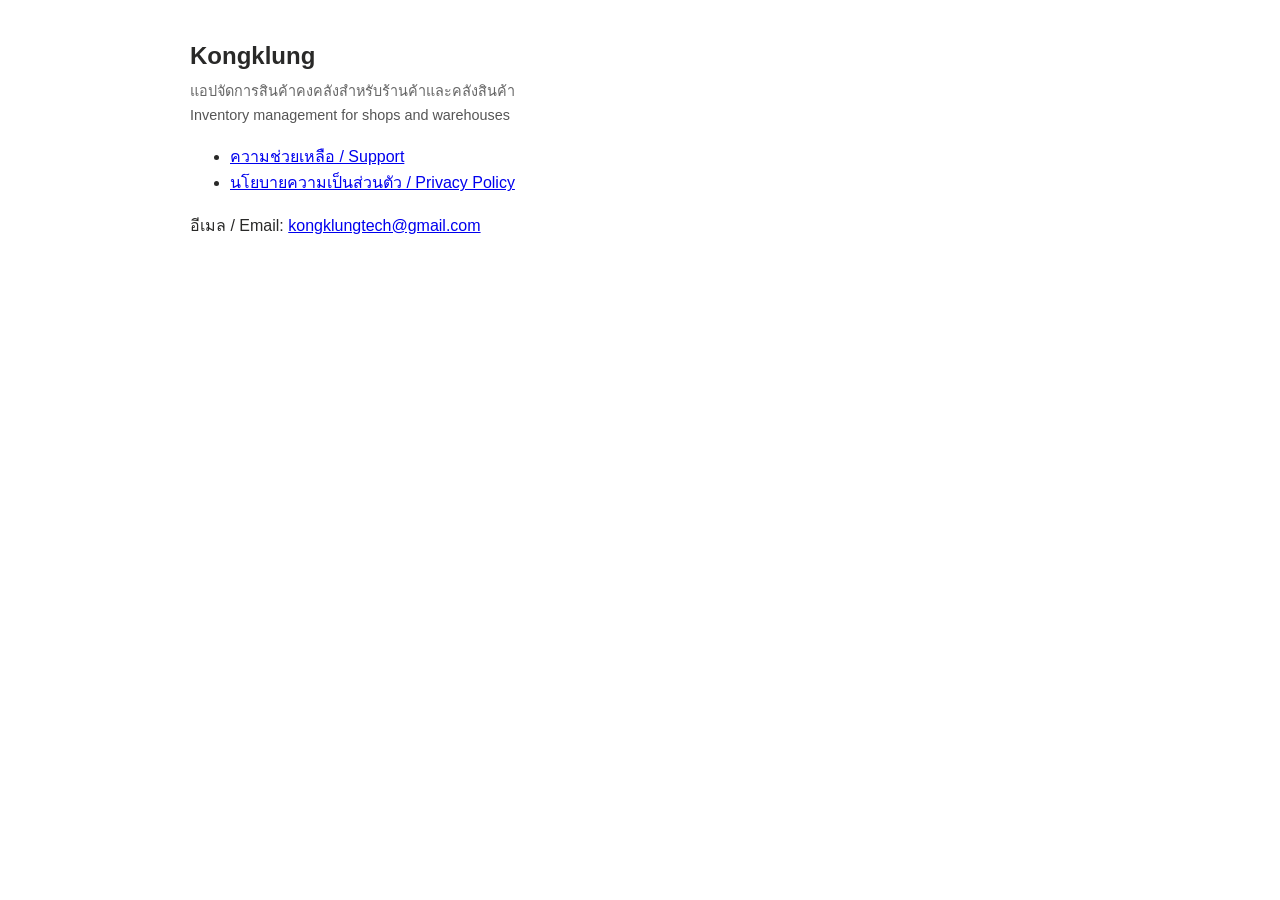
<file: index.html>
<!DOCTYPE html>

<html lang="th">

<head>
  <meta charset='utf-8'>
  <meta name='viewport' content='width=device-width, initial-scale=1'>
  <title>Kongklung</title>
  <link rel="stylesheet" href="_style.css">
</head>

<body>

  <h2>Kongklung</h2>
  <p class="updated">แอปจัดการสินค้าคงคลังสำหรับร้านค้าและคลังสินค้า<br>
    <span class="en">Inventory management for shops and warehouses</span>
  </p>

  <ul>
    <li><a href="support/">ความช่วยเหลือ / Support</a></li>
    <li><a href="privacy/">นโยบายความเป็นส่วนตัว / Privacy Policy</a></li>
  </ul>

  <!--email_off-->
  <p>อีเมล / Email: <a href="mailto:kongklungtech@gmail.com">kongklungtech@gmail.com</a></p>
  <!--/email_off-->

</body>

</html>
</file>
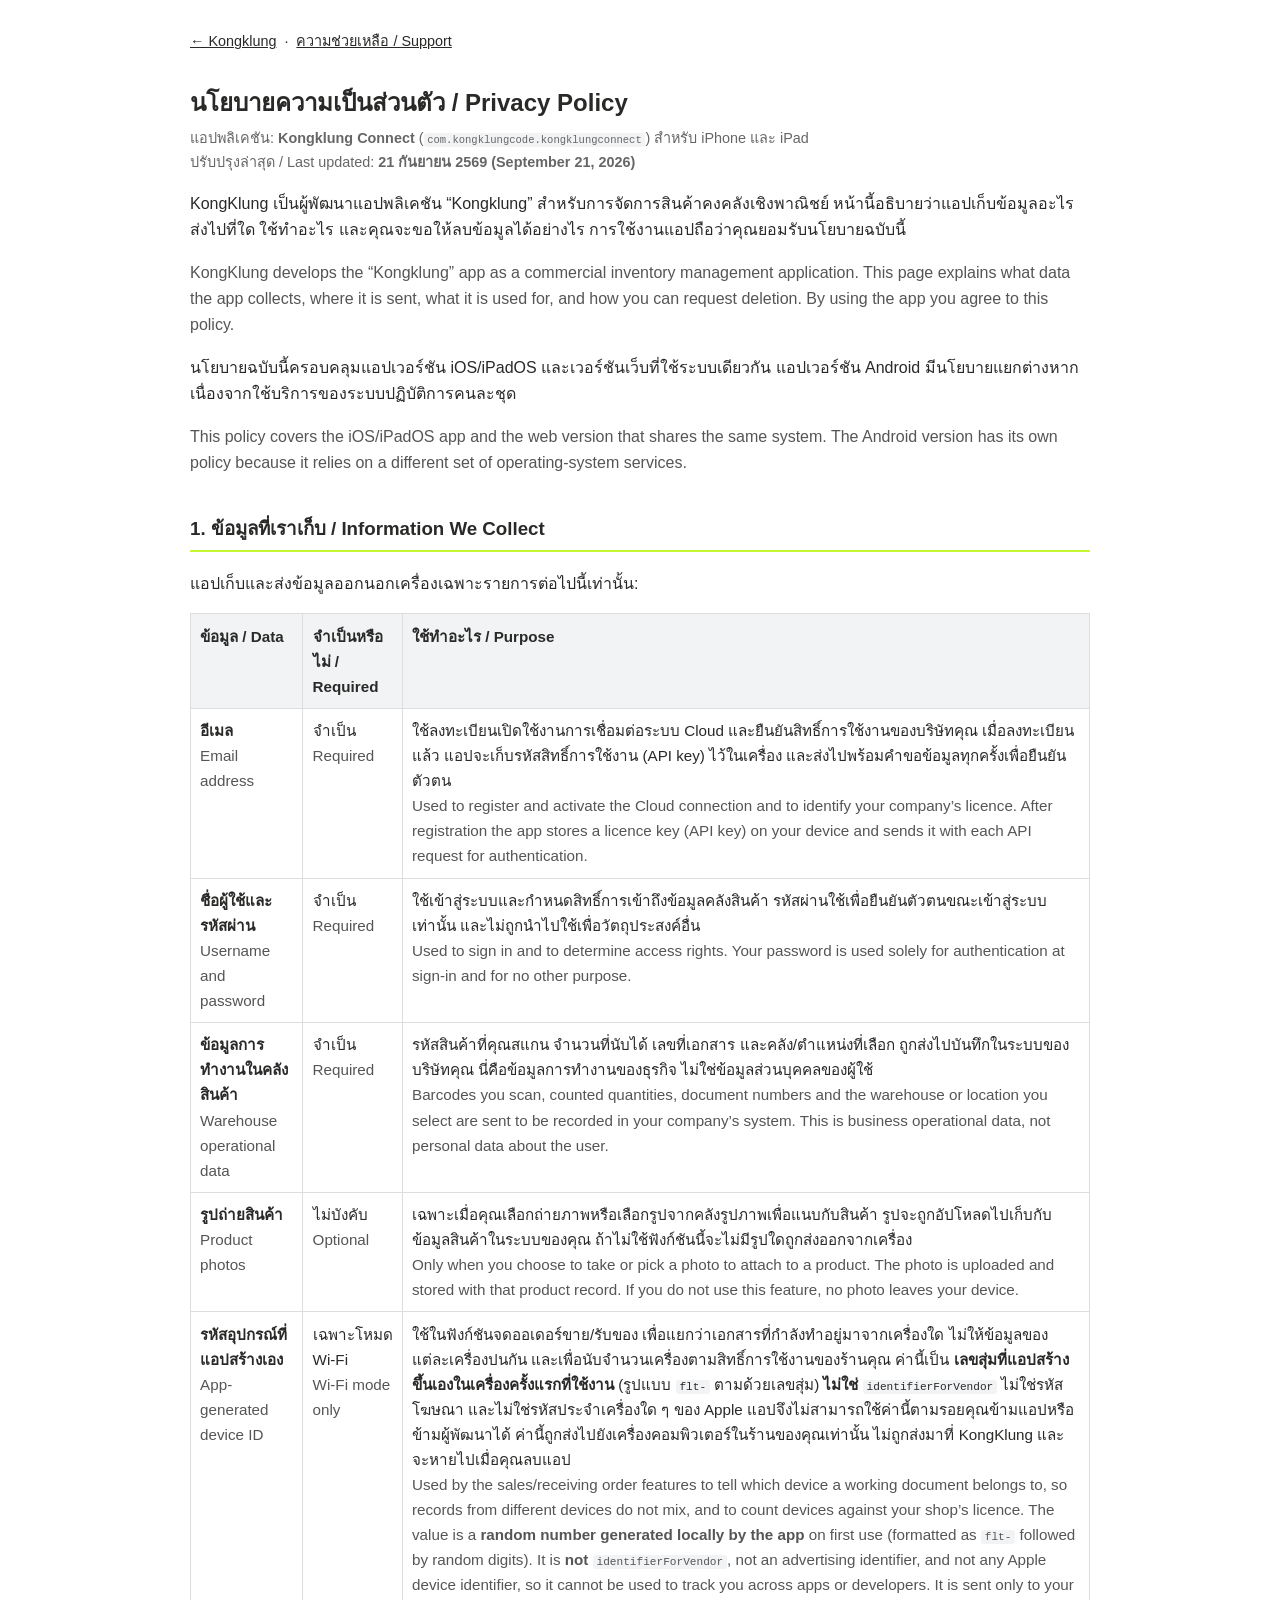
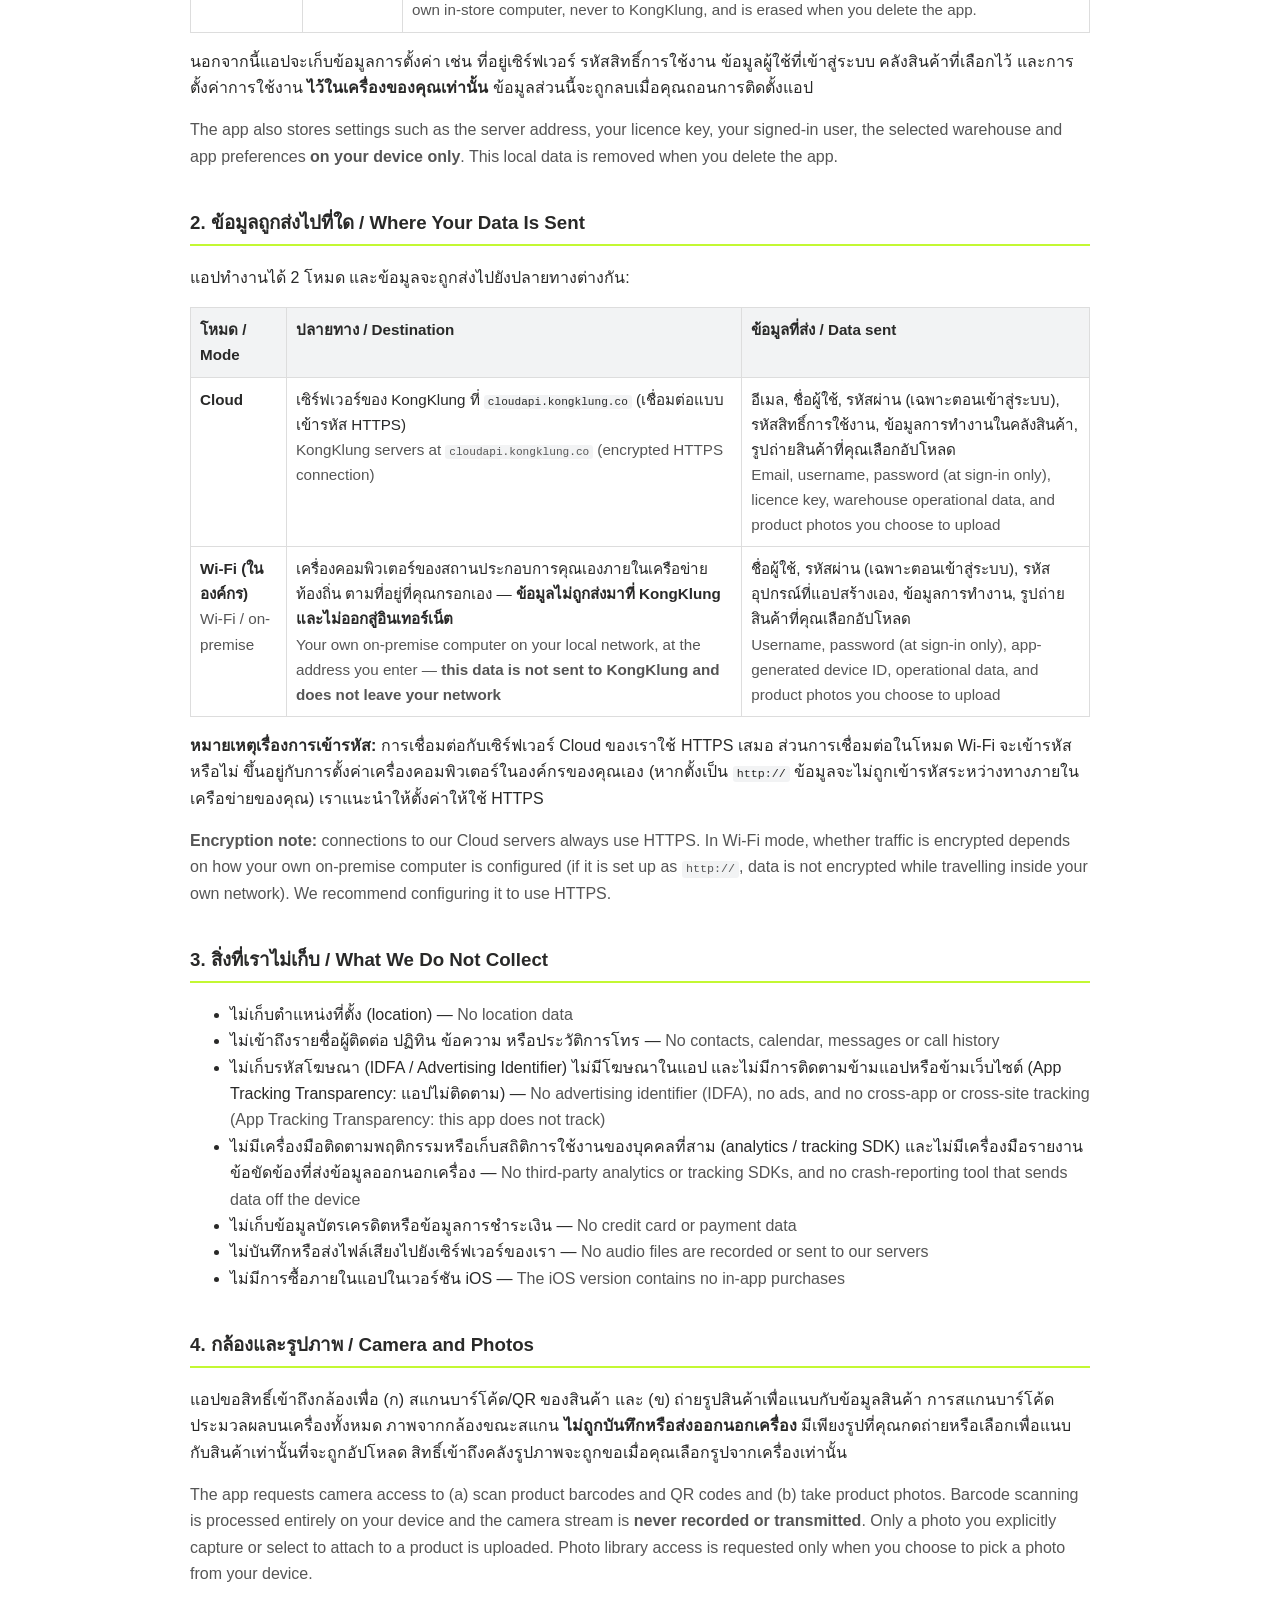
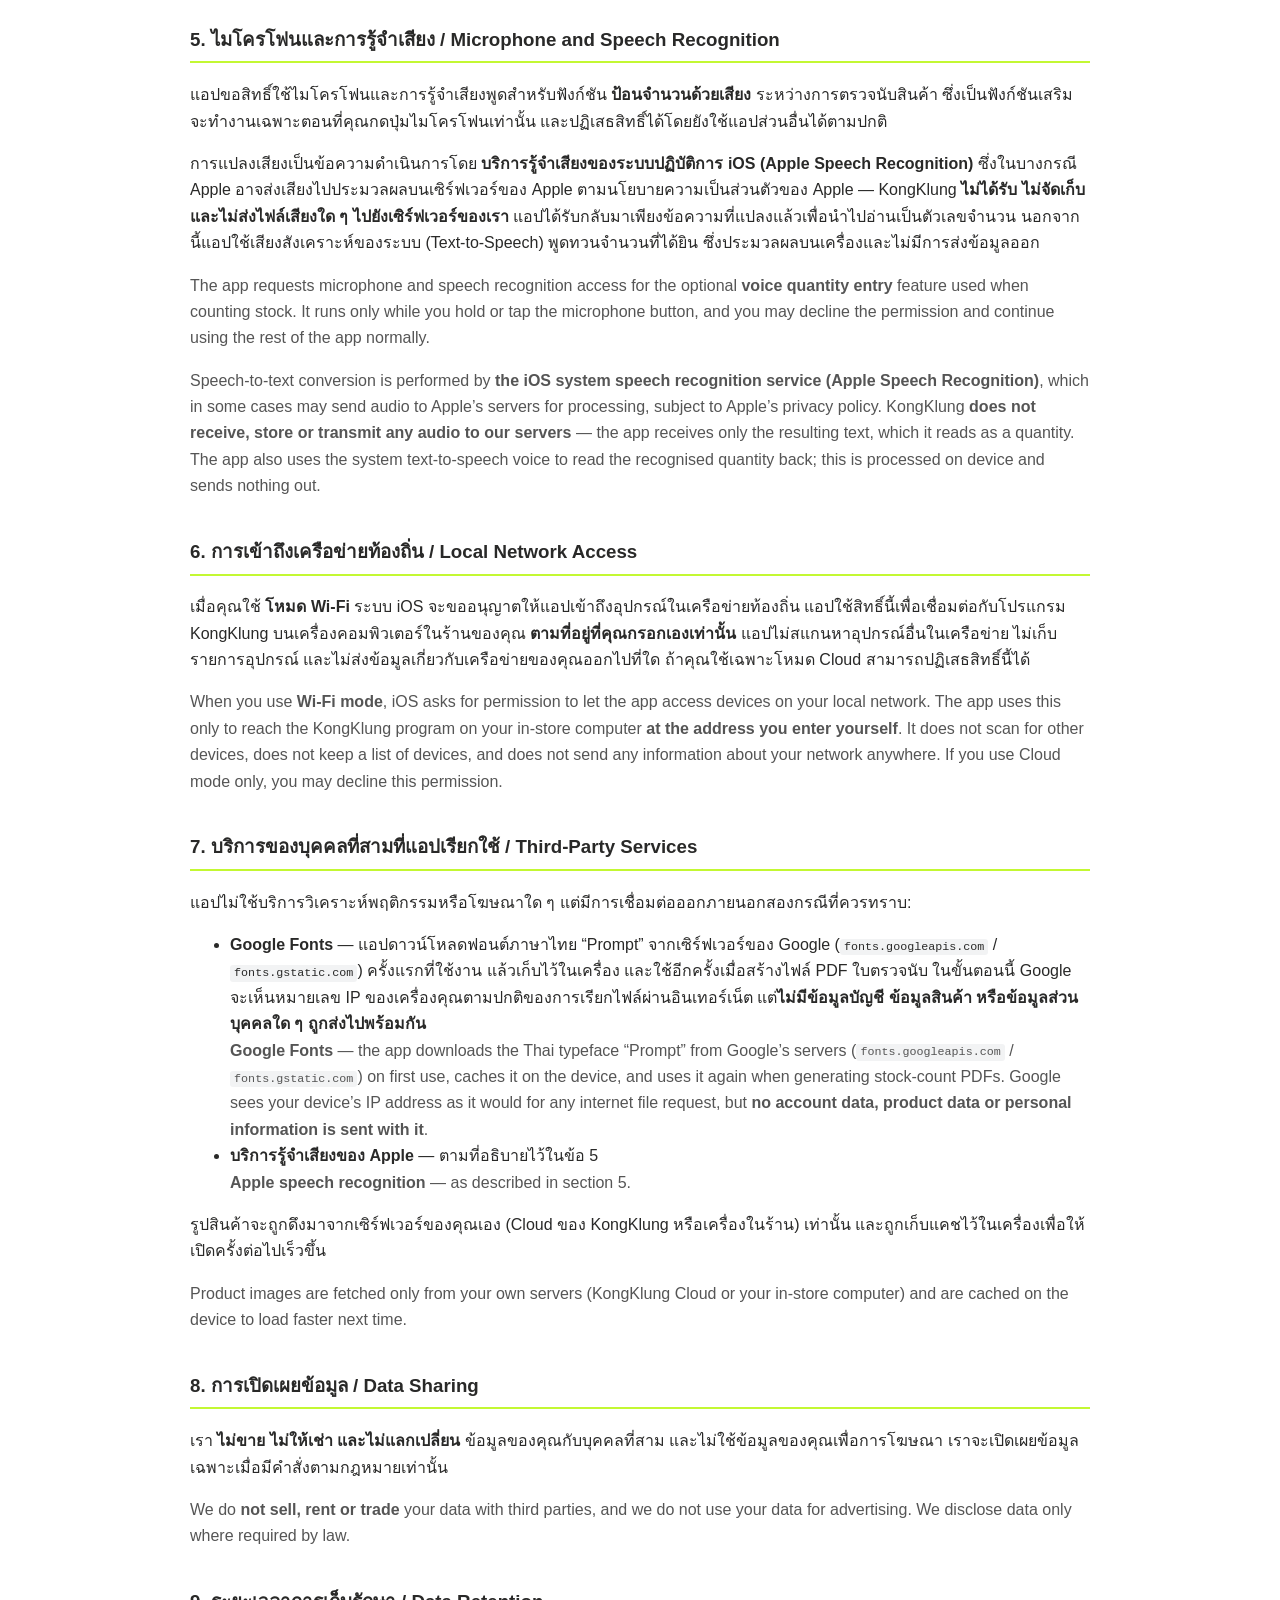
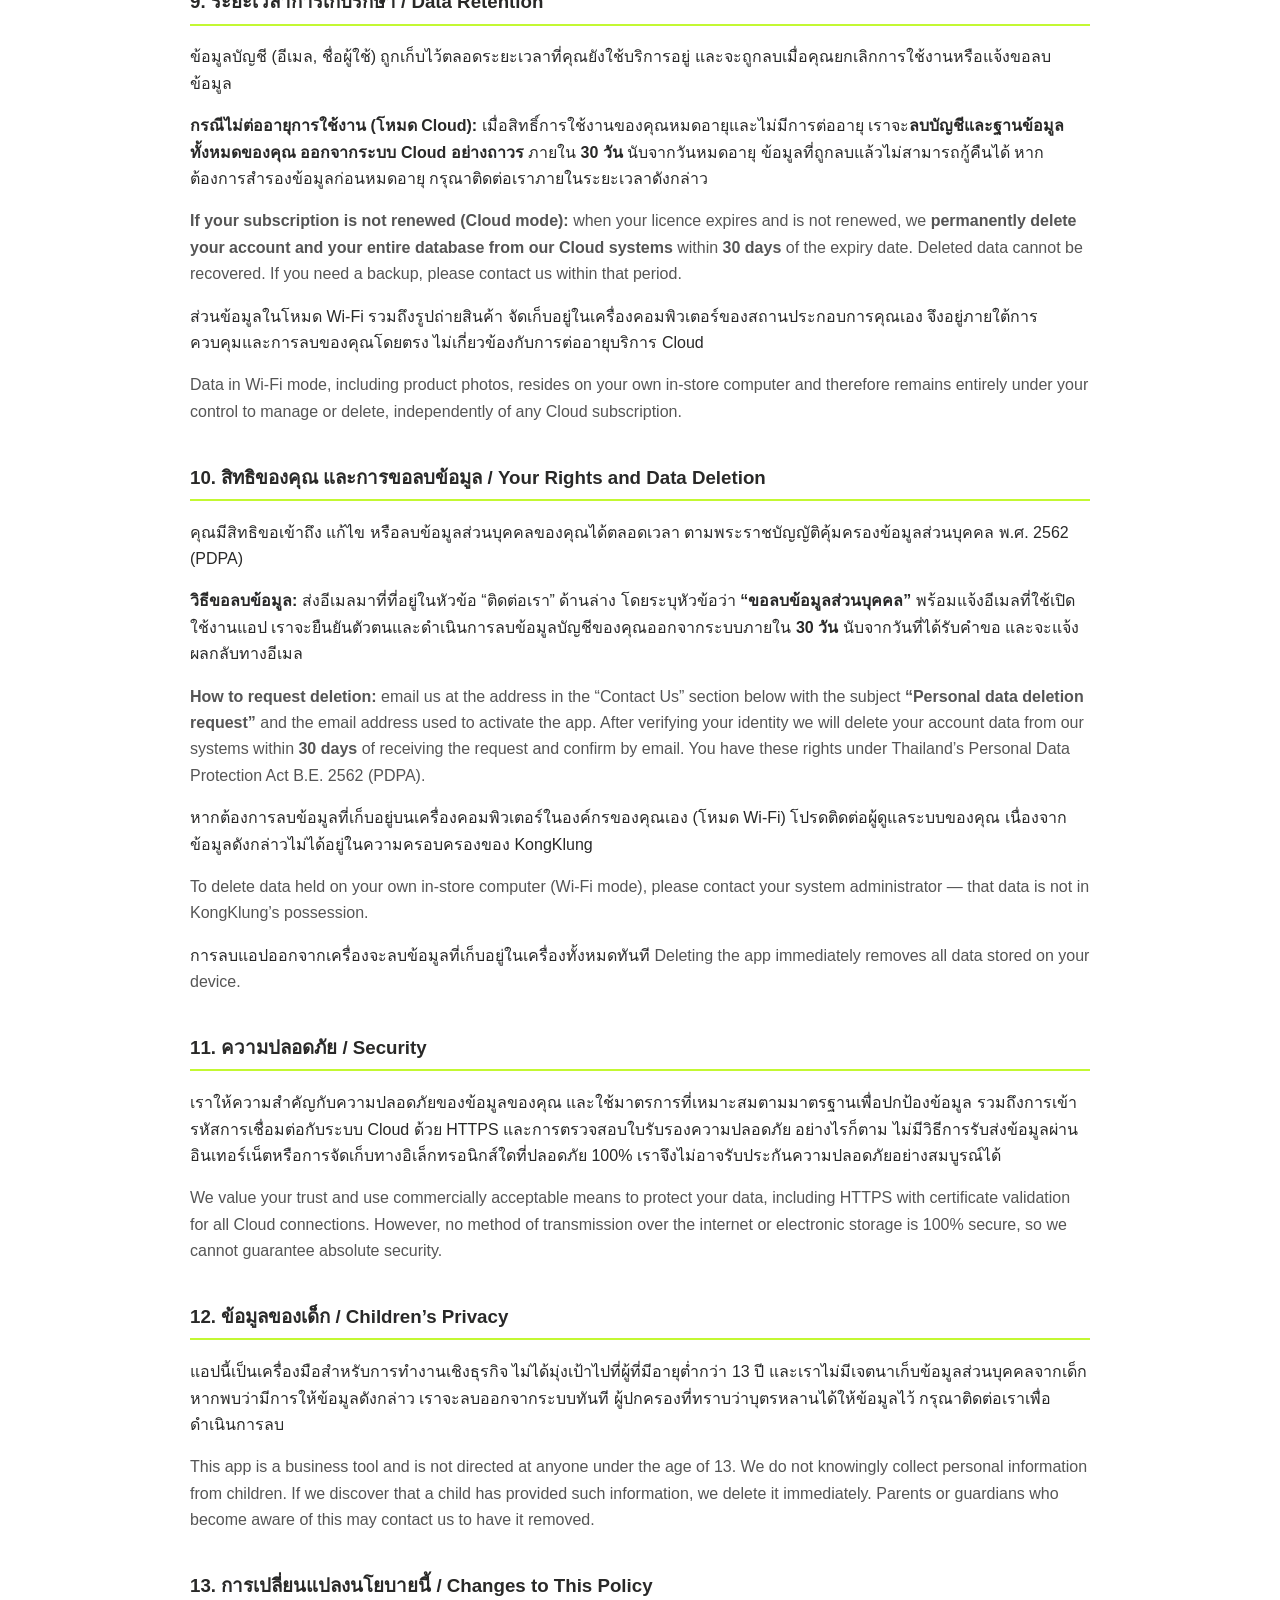
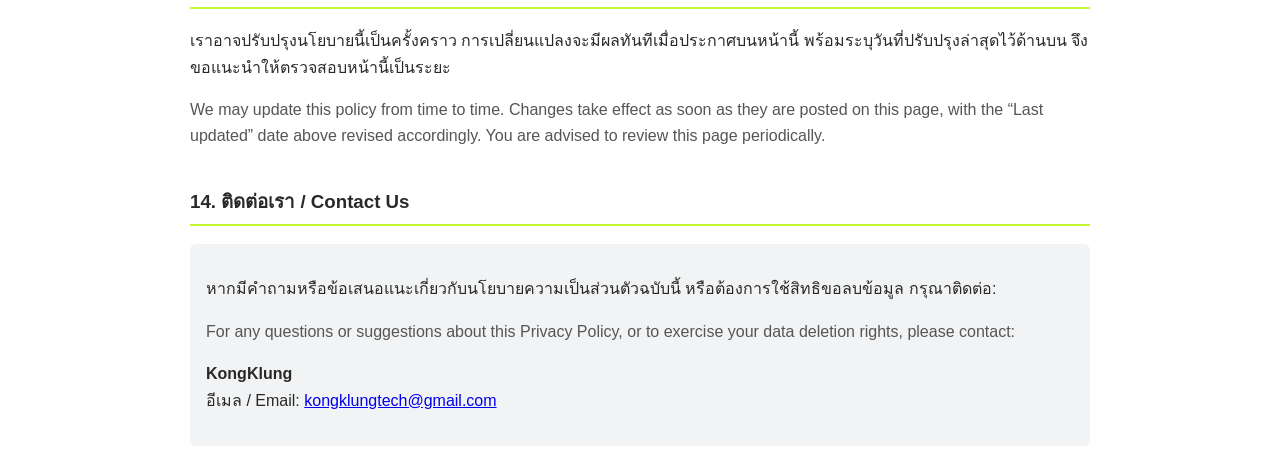
<file: privacy/index.html>
<!DOCTYPE html>

<html lang="th">

<head>
  <meta charset='utf-8'>
  <meta name='viewport' content='width=device-width, initial-scale=1'>
  <title>Privacy Policy — Kongklung Connect (iOS)</title>
  <link rel="stylesheet" href="../_style.css">
</head>

<body>

  <p class="nav"><a href="../">&larr; Kongklung</a> &nbsp;·&nbsp; <a href="../support/">ความช่วยเหลือ / Support</a></p>

  <h2>นโยบายความเป็นส่วนตัว / Privacy Policy</h2>
  <p class="updated">
    แอปพลิเคชัน: <strong>Kongklung Connect</strong> (<code>com.kongklungcode.kongklungconnect</code>) สำหรับ iPhone และ iPad<br>
    ปรับปรุงล่าสุด / Last updated: <strong>21 กันยายน 2569 (September 21, 2026)</strong>
  </p>

  <p>
    KongKlung เป็นผู้พัฒนาแอปพลิเคชัน “Kongklung” สำหรับการจัดการสินค้าคงคลังเชิงพาณิชย์
    หน้านี้อธิบายว่าแอปเก็บข้อมูลอะไร ส่งไปที่ใด ใช้ทำอะไร และคุณจะขอให้ลบข้อมูลได้อย่างไร
    การใช้งานแอปถือว่าคุณยอมรับนโยบายฉบับนี้
  </p>
  <p class="en">
    KongKlung develops the “Kongklung” app as a commercial inventory management application.
    This page explains what data the app collects, where it is sent, what it is used for, and how you
    can request deletion. By using the app you agree to this policy.
  </p>

  <p>
    นโยบายฉบับนี้ครอบคลุมแอปเวอร์ชัน iOS/iPadOS และเวอร์ชันเว็บที่ใช้ระบบเดียวกัน
    แอปเวอร์ชัน Android มีนโยบายแยกต่างหากเนื่องจากใช้บริการของระบบปฏิบัติการคนละชุด
  </p>
  <p class="en">
    This policy covers the iOS/iPadOS app and the web version that shares the same system. The Android
    version has its own policy because it relies on a different set of operating-system services.
  </p>

  <h3>1. ข้อมูลที่เราเก็บ / Information We Collect</h3>

  <p>แอปเก็บและส่งข้อมูลออกนอกเครื่องเฉพาะรายการต่อไปนี้เท่านั้น:</p>

  <table>
    <tr>
      <th>ข้อมูล / Data</th>
      <th>จำเป็นหรือไม่ / Required</th>
      <th>ใช้ทำอะไร / Purpose</th>
    </tr>
    <tr>
      <td>
        <strong>อีเมล</strong><br>
        <span class="en">Email address</span>
      </td>
      <td>
        จำเป็น<br>
        <span class="en">Required</span>
      </td>
      <td>
        ใช้ลงทะเบียนเปิดใช้งานการเชื่อมต่อระบบ Cloud และยืนยันสิทธิ์การใช้งานของบริษัทคุณ
        เมื่อลงทะเบียนแล้ว แอปจะเก็บรหัสสิทธิ์การใช้งาน (API key) ไว้ในเครื่อง
        และส่งไปพร้อมคำขอข้อมูลทุกครั้งเพื่อยืนยันตัวตน<br>
        <span class="en">Used to register and activate the Cloud connection and to identify your company’s
          licence. After registration the app stores a licence key (API key) on your device and sends it
          with each API request for authentication.</span>
      </td>
    </tr>
    <tr>
      <td>
        <strong>ชื่อผู้ใช้และรหัสผ่าน</strong><br>
        <span class="en">Username and password</span>
      </td>
      <td>
        จำเป็น<br>
        <span class="en">Required</span>
      </td>
      <td>
        ใช้เข้าสู่ระบบและกำหนดสิทธิ์การเข้าถึงข้อมูลคลังสินค้า
        รหัสผ่านใช้เพื่อยืนยันตัวตนขณะเข้าสู่ระบบเท่านั้น และไม่ถูกนำไปใช้เพื่อวัตถุประสงค์อื่น<br>
        <span class="en">Used to sign in and to determine access rights. Your password is used solely for
          authentication at sign-in and for no other purpose.</span>
      </td>
    </tr>
    <tr>
      <td>
        <strong>ข้อมูลการทำงานในคลังสินค้า</strong><br>
        <span class="en">Warehouse operational data</span>
      </td>
      <td>
        จำเป็น<br>
        <span class="en">Required</span>
      </td>
      <td>
        รหัสสินค้าที่คุณสแกน จำนวนที่นับได้ เลขที่เอกสาร และคลัง/ตำแหน่งที่เลือก
        ถูกส่งไปบันทึกในระบบของบริษัทคุณ นี่คือข้อมูลการทำงานของธุรกิจ ไม่ใช่ข้อมูลส่วนบุคคลของผู้ใช้<br>
        <span class="en">Barcodes you scan, counted quantities, document numbers and the warehouse or
          location you select are sent to be recorded in your company’s system. This is business
          operational data, not personal data about the user.</span>
      </td>
    </tr>
    <tr>
      <td>
        <strong>รูปถ่ายสินค้า</strong><br>
        <span class="en">Product photos</span>
      </td>
      <td>
        ไม่บังคับ<br>
        <span class="en">Optional</span>
      </td>
      <td>
        เฉพาะเมื่อคุณเลือกถ่ายภาพหรือเลือกรูปจากคลังรูปภาพเพื่อแนบกับสินค้า
        รูปจะถูกอัปโหลดไปเก็บกับข้อมูลสินค้าในระบบของคุณ
        ถ้าไม่ใช้ฟังก์ชันนี้จะไม่มีรูปใดถูกส่งออกจากเครื่อง<br>
        <span class="en">Only when you choose to take or pick a photo to attach to a product. The photo is
          uploaded and stored with that product record. If you do not use this feature, no photo leaves
          your device.</span>
      </td>
    </tr>
    <tr>
      <td>
        <strong>รหัสอุปกรณ์ที่แอปสร้างเอง</strong><br>
        <span class="en">App-generated device ID</span>
      </td>
      <td>
        เฉพาะโหมด Wi-Fi<br>
        <span class="en">Wi-Fi mode only</span>
      </td>
      <td>
        ใช้ในฟังก์ชันจดออเดอร์ขาย/รับของ เพื่อแยกว่าเอกสารที่กำลังทำอยู่มาจากเครื่องใด
        ไม่ให้ข้อมูลของแต่ละเครื่องปนกัน และเพื่อนับจำนวนเครื่องตามสิทธิ์การใช้งานของร้านคุณ
        ค่านี้เป็น <strong>เลขสุ่มที่แอปสร้างขึ้นเองในเครื่องครั้งแรกที่ใช้งาน</strong>
        (รูปแบบ <code>flt-</code> ตามด้วยเลขสุ่ม) <strong>ไม่ใช่</strong>
        <code>identifierForVendor</code> ไม่ใช่รหัสโฆษณา และไม่ใช่รหัสประจำเครื่องใด ๆ ของ Apple
        แอปจึงไม่สามารถใช้ค่านี้ตามรอยคุณข้ามแอปหรือข้ามผู้พัฒนาได้
        ค่านี้ถูกส่งไปยังเครื่องคอมพิวเตอร์ในร้านของคุณเท่านั้น ไม่ถูกส่งมาที่ KongKlung
        และจะหายไปเมื่อคุณลบแอป<br>
        <span class="en">Used by the sales/receiving order features to tell which device a working document
          belongs to, so records from different devices do not mix, and to count devices against your
          shop’s licence. The value is a <strong>random number generated locally by the app</strong> on
          first use (formatted as <code>flt-</code> followed by random digits). It is
          <strong>not</strong> <code>identifierForVendor</code>, not an advertising identifier, and not
          any Apple device identifier, so it cannot be used to track you across apps or developers. It is
          sent only to your own in-store computer, never to KongKlung, and is erased when you delete the
          app.</span>
      </td>
    </tr>
  </table>

  <p>
    นอกจากนี้แอปจะเก็บข้อมูลการตั้งค่า เช่น ที่อยู่เซิร์ฟเวอร์ รหัสสิทธิ์การใช้งาน ข้อมูลผู้ใช้ที่เข้าสู่ระบบ
    คลังสินค้าที่เลือกไว้ และการตั้งค่าการใช้งาน <strong>ไว้ในเครื่องของคุณเท่านั้น</strong>
    ข้อมูลส่วนนี้จะถูกลบเมื่อคุณถอนการติดตั้งแอป
  </p>
  <p class="en">
    The app also stores settings such as the server address, your licence key, your signed-in user, the
    selected warehouse and app preferences <strong>on your device only</strong>. This local data is
    removed when you delete the app.
  </p>

  <h3>2. ข้อมูลถูกส่งไปที่ใด / Where Your Data Is Sent</h3>

  <p>แอปทำงานได้ 2 โหมด และข้อมูลจะถูกส่งไปยังปลายทางต่างกัน:</p>

  <table>
    <tr>
      <th>โหมด / Mode</th>
      <th>ปลายทาง / Destination</th>
      <th>ข้อมูลที่ส่ง / Data sent</th>
    </tr>
    <tr>
      <td><strong>Cloud</strong></td>
      <td>
        เซิร์ฟเวอร์ของ KongKlung ที่ <code>cloudapi.kongklung.co</code> (เชื่อมต่อแบบเข้ารหัส HTTPS)<br>
        <span class="en">KongKlung servers at <code>cloudapi.kongklung.co</code> (encrypted HTTPS
          connection)</span>
      </td>
      <td>
        อีเมล, ชื่อผู้ใช้, รหัสผ่าน (เฉพาะตอนเข้าสู่ระบบ), รหัสสิทธิ์การใช้งาน,
        ข้อมูลการทำงานในคลังสินค้า, รูปถ่ายสินค้าที่คุณเลือกอัปโหลด<br>
        <span class="en">Email, username, password (at sign-in only), licence key, warehouse operational
          data, and product photos you choose to upload</span>
      </td>
    </tr>
    <tr>
      <td>
        <strong>Wi-Fi (ในองค์กร)</strong><br>
        <span class="en">Wi-Fi / on-premise</span>
      </td>
      <td>
        เครื่องคอมพิวเตอร์ของสถานประกอบการคุณเองภายในเครือข่ายท้องถิ่น ตามที่อยู่ที่คุณกรอกเอง —
        <strong>ข้อมูลไม่ถูกส่งมาที่ KongKlung และไม่ออกสู่อินเทอร์เน็ต</strong><br>
        <span class="en">Your own on-premise computer on your local network, at the address you enter —
          <strong>this data is not sent to KongKlung and does not leave your network</strong></span>
      </td>
      <td>
        ชื่อผู้ใช้, รหัสผ่าน (เฉพาะตอนเข้าสู่ระบบ), รหัสอุปกรณ์ที่แอปสร้างเอง,
        ข้อมูลการทำงาน, รูปถ่ายสินค้าที่คุณเลือกอัปโหลด<br>
        <span class="en">Username, password (at sign-in only), app-generated device ID, operational data,
          and product photos you choose to upload</span>
      </td>
    </tr>
  </table>

  <p>
    <strong>หมายเหตุเรื่องการเข้ารหัส:</strong> การเชื่อมต่อกับเซิร์ฟเวอร์ Cloud ของเราใช้ HTTPS เสมอ
    ส่วนการเชื่อมต่อในโหมด Wi-Fi จะเข้ารหัสหรือไม่ ขึ้นอยู่กับการตั้งค่าเครื่องคอมพิวเตอร์ในองค์กรของคุณเอง
    (หากตั้งเป็น <code>http://</code> ข้อมูลจะไม่ถูกเข้ารหัสระหว่างทางภายในเครือข่ายของคุณ)
    เราแนะนำให้ตั้งค่าให้ใช้ HTTPS
  </p>
  <p class="en">
    <strong>Encryption note:</strong> connections to our Cloud servers always use HTTPS. In Wi-Fi mode,
    whether traffic is encrypted depends on how your own on-premise computer is configured (if it is set
    up as <code>http://</code>, data is not encrypted while travelling inside your own network). We
    recommend configuring it to use HTTPS.
  </p>

  <h3>3. สิ่งที่เราไม่เก็บ / What We Do Not Collect</h3>

  <ul>
    <li>ไม่เก็บตำแหน่งที่ตั้ง (location) — <span class="en">No location data</span></li>
    <li>ไม่เข้าถึงรายชื่อผู้ติดต่อ ปฏิทิน ข้อความ หรือประวัติการโทร —
      <span class="en">No contacts, calendar, messages or call history</span>
    </li>
    <li>ไม่เก็บรหัสโฆษณา (IDFA / Advertising Identifier) ไม่มีโฆษณาในแอป
      และไม่มีการติดตามข้ามแอปหรือข้ามเว็บไซต์ (App Tracking Transparency: แอปไม่ติดตาม) —
      <span class="en">No advertising identifier (IDFA), no ads, and no cross-app or cross-site tracking
        (App Tracking Transparency: this app does not track)</span>
    </li>
    <li>ไม่มีเครื่องมือติดตามพฤติกรรมหรือเก็บสถิติการใช้งานของบุคคลที่สาม (analytics / tracking SDK)
      และไม่มีเครื่องมือรายงานข้อขัดข้องที่ส่งข้อมูลออกนอกเครื่อง —
      <span class="en">No third-party analytics or tracking SDKs, and no crash-reporting tool that sends
        data off the device</span>
    </li>
    <li>ไม่เก็บข้อมูลบัตรเครดิตหรือข้อมูลการชำระเงิน —
      <span class="en">No credit card or payment data</span>
    </li>
    <li>ไม่บันทึกหรือส่งไฟล์เสียงไปยังเซิร์ฟเวอร์ของเรา —
      <span class="en">No audio files are recorded or sent to our servers</span>
    </li>
    <li>ไม่มีการซื้อภายในแอปในเวอร์ชัน iOS —
      <span class="en">The iOS version contains no in-app purchases</span>
    </li>
  </ul>

  <h3>4. กล้องและรูปภาพ / Camera and Photos</h3>
  <p>
    แอปขอสิทธิ์เข้าถึงกล้องเพื่อ (ก) สแกนบาร์โค้ด/QR ของสินค้า และ (ข) ถ่ายรูปสินค้าเพื่อแนบกับข้อมูลสินค้า
    การสแกนบาร์โค้ดประมวลผลบนเครื่องทั้งหมด ภาพจากกล้องขณะสแกน
    <strong>ไม่ถูกบันทึกหรือส่งออกนอกเครื่อง</strong>
    มีเพียงรูปที่คุณกดถ่ายหรือเลือกเพื่อแนบกับสินค้าเท่านั้นที่จะถูกอัปโหลด
    สิทธิ์เข้าถึงคลังรูปภาพจะถูกขอเมื่อคุณเลือกรูปจากเครื่องเท่านั้น
  </p>
  <p class="en">
    The app requests camera access to (a) scan product barcodes and QR codes and (b) take product photos.
    Barcode scanning is processed entirely on your device and the camera stream is <strong>never recorded
      or transmitted</strong>. Only a photo you explicitly capture or select to attach to a product is
    uploaded. Photo library access is requested only when you choose to pick a photo from your device.
  </p>

  <h3>5. ไมโครโฟนและการรู้จำเสียง / Microphone and Speech Recognition</h3>
  <p>
    แอปขอสิทธิ์ใช้ไมโครโฟนและการรู้จำเสียงพูดสำหรับฟังก์ชัน <strong>ป้อนจำนวนด้วยเสียง</strong>
    ระหว่างการตรวจนับสินค้า ซึ่งเป็นฟังก์ชันเสริม จะทำงานเฉพาะตอนที่คุณกดปุ่มไมโครโฟนเท่านั้น
    และปฏิเสธสิทธิ์ได้โดยยังใช้แอปส่วนอื่นได้ตามปกติ
  </p>
  <p>
    การแปลงเสียงเป็นข้อความดำเนินการโดย <strong>บริการรู้จำเสียงของระบบปฏิบัติการ iOS (Apple Speech
      Recognition)</strong> ซึ่งในบางกรณี Apple อาจส่งเสียงไปประมวลผลบนเซิร์ฟเวอร์ของ Apple
    ตามนโยบายความเป็นส่วนตัวของ Apple — KongKlung <strong>ไม่ได้รับ ไม่จัดเก็บ และไม่ส่งไฟล์เสียงใด ๆ
      ไปยังเซิร์ฟเวอร์ของเรา</strong> แอปได้รับกลับมาเพียงข้อความที่แปลงแล้วเพื่อนำไปอ่านเป็นตัวเลขจำนวน
    นอกจากนี้แอปใช้เสียงสังเคราะห์ของระบบ (Text-to-Speech) พูดทวนจำนวนที่ได้ยิน
    ซึ่งประมวลผลบนเครื่องและไม่มีการส่งข้อมูลออก
  </p>
  <p class="en">
    The app requests microphone and speech recognition access for the optional <strong>voice quantity
      entry</strong> feature used when counting stock. It runs only while you hold or tap the microphone
    button, and you may decline the permission and continue using the rest of the app normally.
  </p>
  <p class="en">
    Speech-to-text conversion is performed by <strong>the iOS system speech recognition service (Apple
      Speech Recognition)</strong>, which in some cases may send audio to Apple’s servers for processing,
    subject to Apple’s privacy policy. KongKlung <strong>does not receive, store or transmit any audio to
      our servers</strong> — the app receives only the resulting text, which it reads as a quantity. The
    app also uses the system text-to-speech voice to read the recognised quantity back; this is processed
    on device and sends nothing out.
  </p>

  <h3>6. การเข้าถึงเครือข่ายท้องถิ่น / Local Network Access</h3>
  <p>
    เมื่อคุณใช้ <strong>โหมด Wi-Fi</strong> ระบบ iOS จะขออนุญาตให้แอปเข้าถึงอุปกรณ์ในเครือข่ายท้องถิ่น
    แอปใช้สิทธิ์นี้เพื่อเชื่อมต่อกับโปรแกรม KongKlung บนเครื่องคอมพิวเตอร์ในร้านของคุณ
    <strong>ตามที่อยู่ที่คุณกรอกเองเท่านั้น</strong>
    แอปไม่สแกนหาอุปกรณ์อื่นในเครือข่าย ไม่เก็บรายการอุปกรณ์ และไม่ส่งข้อมูลเกี่ยวกับเครือข่ายของคุณออกไปที่ใด
    ถ้าคุณใช้เฉพาะโหมด Cloud สามารถปฏิเสธสิทธิ์นี้ได้
  </p>
  <p class="en">
    When you use <strong>Wi-Fi mode</strong>, iOS asks for permission to let the app access devices on
    your local network. The app uses this only to reach the KongKlung program on your in-store computer
    <strong>at the address you enter yourself</strong>. It does not scan for other devices, does not keep
    a list of devices, and does not send any information about your network anywhere. If you use Cloud
    mode only, you may decline this permission.
  </p>

  <h3>7. บริการของบุคคลที่สามที่แอปเรียกใช้ / Third-Party Services</h3>
  <p>
    แอปไม่ใช้บริการวิเคราะห์พฤติกรรมหรือโฆษณาใด ๆ แต่มีการเชื่อมต่อออกภายนอกสองกรณีที่ควรทราบ:
  </p>
  <ul>
    <li>
      <strong>Google Fonts</strong> — แอปดาวน์โหลดฟอนต์ภาษาไทย “Prompt” จากเซิร์ฟเวอร์ของ Google
      (<code>fonts.googleapis.com</code> / <code>fonts.gstatic.com</code>) ครั้งแรกที่ใช้งาน
      แล้วเก็บไว้ในเครื่อง และใช้อีกครั้งเมื่อสร้างไฟล์ PDF ใบตรวจนับ
      ในขั้นตอนนี้ Google จะเห็นหมายเลข IP ของเครื่องคุณตามปกติของการเรียกไฟล์ผ่านอินเทอร์เน็ต
      แต่<strong>ไม่มีข้อมูลบัญชี ข้อมูลสินค้า หรือข้อมูลส่วนบุคคลใด ๆ ถูกส่งไปพร้อมกัน</strong><br>
      <span class="en"><strong>Google Fonts</strong> — the app downloads the Thai typeface “Prompt” from
        Google’s servers (<code>fonts.googleapis.com</code> / <code>fonts.gstatic.com</code>) on first
        use, caches it on the device, and uses it again when generating stock-count PDFs. Google sees
        your device’s IP address as it would for any internet file request, but <strong>no account data,
          product data or personal information is sent with it</strong>.</span>
    </li>
    <li>
      <strong>บริการรู้จำเสียงของ Apple</strong> — ตามที่อธิบายไว้ในข้อ 5<br>
      <span class="en"><strong>Apple speech recognition</strong> — as described in section 5.</span>
    </li>
  </ul>
  <p>
    รูปสินค้าจะถูกดึงมาจากเซิร์ฟเวอร์ของคุณเอง (Cloud ของ KongKlung หรือเครื่องในร้าน) เท่านั้น
    และถูกเก็บแคชไว้ในเครื่องเพื่อให้เปิดครั้งต่อไปเร็วขึ้น
  </p>
  <p class="en">
    Product images are fetched only from your own servers (KongKlung Cloud or your in-store computer) and
    are cached on the device to load faster next time.
  </p>

  <h3>8. การเปิดเผยข้อมูล / Data Sharing</h3>
  <p>
    เรา <strong>ไม่ขาย ไม่ให้เช่า และไม่แลกเปลี่ยน</strong> ข้อมูลของคุณกับบุคคลที่สาม
    และไม่ใช้ข้อมูลของคุณเพื่อการโฆษณา เราจะเปิดเผยข้อมูลเฉพาะเมื่อมีคำสั่งตามกฎหมายเท่านั้น
  </p>
  <p class="en">
    We do <strong>not sell, rent or trade</strong> your data with third parties, and we do not use your
    data for advertising. We disclose data only where required by law.
  </p>

  <h3>9. ระยะเวลาการเก็บรักษา / Data Retention</h3>
  <p>
    ข้อมูลบัญชี (อีเมล, ชื่อผู้ใช้) ถูกเก็บไว้ตลอดระยะเวลาที่คุณยังใช้บริการอยู่
    และจะถูกลบเมื่อคุณยกเลิกการใช้งานหรือแจ้งขอลบข้อมูล
  </p>
  <p>
    <strong>กรณีไม่ต่ออายุการใช้งาน (โหมด Cloud):</strong>
    เมื่อสิทธิ์การใช้งานของคุณหมดอายุและไม่มีการต่ออายุ เราจะ<strong>ลบบัญชีและฐานข้อมูลทั้งหมดของคุณ
      ออกจากระบบ Cloud อย่างถาวร</strong> ภายใน <strong>30 วัน</strong> นับจากวันหมดอายุ
    ข้อมูลที่ถูกลบแล้วไม่สามารถกู้คืนได้
    หากต้องการสำรองข้อมูลก่อนหมดอายุ กรุณาติดต่อเราภายในระยะเวลาดังกล่าว
  </p>
  <p class="en">
    <strong>If your subscription is not renewed (Cloud mode):</strong> when your licence expires and is
    not renewed, we <strong>permanently delete your account and your entire database from our Cloud
      systems</strong> within <strong>30 days</strong> of the expiry date. Deleted data cannot be
    recovered. If you need a backup, please contact us within that period.
  </p>
  <p>
    ส่วนข้อมูลในโหมด Wi-Fi รวมถึงรูปถ่ายสินค้า จัดเก็บอยู่ในเครื่องคอมพิวเตอร์ของสถานประกอบการคุณเอง
    จึงอยู่ภายใต้การควบคุมและการลบของคุณโดยตรง ไม่เกี่ยวข้องกับการต่ออายุบริการ Cloud
  </p>
  <p class="en">
    Data in Wi-Fi mode, including product photos, resides on your own in-store computer and therefore
    remains entirely under your control to manage or delete, independently of any Cloud subscription.
  </p>

  <h3>10. สิทธิของคุณ และการขอลบข้อมูล / Your Rights and Data Deletion</h3>
  <p>
    คุณมีสิทธิขอเข้าถึง แก้ไข หรือลบข้อมูลส่วนบุคคลของคุณได้ตลอดเวลา
    ตามพระราชบัญญัติคุ้มครองข้อมูลส่วนบุคคล พ.ศ. 2562 (PDPA)
  </p>
  <p>
    <strong>วิธีขอลบข้อมูล:</strong> ส่งอีเมลมาที่ที่อยู่ในหัวข้อ “ติดต่อเรา” ด้านล่าง
    โดยระบุหัวข้อว่า <strong>“ขอลบข้อมูลส่วนบุคคล”</strong> พร้อมแจ้งอีเมลที่ใช้เปิดใช้งานแอป
    เราจะยืนยันตัวตนและดำเนินการลบข้อมูลบัญชีของคุณออกจากระบบภายใน
    <strong>30 วัน</strong> นับจากวันที่ได้รับคำขอ และจะแจ้งผลกลับทางอีเมล
  </p>
  <p class="en">
    <strong>How to request deletion:</strong> email us at the address in the “Contact Us” section below
    with the subject <strong>“Personal data deletion request”</strong> and the email address used to
    activate the app. After verifying your identity we will delete your account data from our systems
    within <strong>30 days</strong> of receiving the request and confirm by email. You have these rights
    under Thailand’s Personal Data Protection Act B.E. 2562 (PDPA).
  </p>
  <p>
    หากต้องการลบข้อมูลที่เก็บอยู่บนเครื่องคอมพิวเตอร์ในองค์กรของคุณเอง (โหมด Wi-Fi)
    โปรดติดต่อผู้ดูแลระบบของคุณ เนื่องจากข้อมูลดังกล่าวไม่ได้อยู่ในความครอบครองของ KongKlung
  </p>
  <p class="en">
    To delete data held on your own in-store computer (Wi-Fi mode), please contact your system
    administrator — that data is not in KongKlung’s possession.
  </p>
  <p>
    การลบแอปออกจากเครื่องจะลบข้อมูลที่เก็บอยู่ในเครื่องทั้งหมดทันที
    <span class="en">Deleting the app immediately removes all data stored on your device.</span>
  </p>

  <h3>11. ความปลอดภัย / Security</h3>
  <p>
    เราให้ความสำคัญกับความปลอดภัยของข้อมูลของคุณ และใช้มาตรการที่เหมาะสมตามมาตรฐานเพื่อปกป้องข้อมูล
    รวมถึงการเข้ารหัสการเชื่อมต่อกับระบบ Cloud ด้วย HTTPS และการตรวจสอบใบรับรองความปลอดภัย
    อย่างไรก็ตาม ไม่มีวิธีการรับส่งข้อมูลผ่านอินเทอร์เน็ตหรือการจัดเก็บทางอิเล็กทรอนิกส์ใดที่ปลอดภัย 100%
    เราจึงไม่อาจรับประกันความปลอดภัยอย่างสมบูรณ์ได้
  </p>
  <p class="en">
    We value your trust and use commercially acceptable means to protect your data, including HTTPS with
    certificate validation for all Cloud connections. However, no method of transmission over the
    internet or electronic storage is 100% secure, so we cannot guarantee absolute security.
  </p>

  <h3>12. ข้อมูลของเด็ก / Children’s Privacy</h3>
  <p>
    แอปนี้เป็นเครื่องมือสำหรับการทำงานเชิงธุรกิจ ไม่ได้มุ่งเป้าไปที่ผู้ที่มีอายุต่ำกว่า 13 ปี
    และเราไม่มีเจตนาเก็บข้อมูลส่วนบุคคลจากเด็ก หากพบว่ามีการให้ข้อมูลดังกล่าว เราจะลบออกจากระบบทันที
    ผู้ปกครองที่ทราบว่าบุตรหลานได้ให้ข้อมูลไว้ กรุณาติดต่อเราเพื่อดำเนินการลบ
  </p>
  <p class="en">
    This app is a business tool and is not directed at anyone under the age of 13. We do not knowingly
    collect personal information from children. If we discover that a child has provided such
    information, we delete it immediately. Parents or guardians who become aware of this may contact us
    to have it removed.
  </p>

  <h3>13. การเปลี่ยนแปลงนโยบายนี้ / Changes to This Policy</h3>
  <p>
    เราอาจปรับปรุงนโยบายนี้เป็นครั้งคราว การเปลี่ยนแปลงจะมีผลทันทีเมื่อประกาศบนหน้านี้
    พร้อมระบุวันที่ปรับปรุงล่าสุดไว้ด้านบน จึงขอแนะนำให้ตรวจสอบหน้านี้เป็นระยะ
  </p>
  <p class="en">
    We may update this policy from time to time. Changes take effect as soon as they are posted on this
    page, with the “Last updated” date above revised accordingly. You are advised to review this page
    periodically.
  </p>

  <h3>14. ติดต่อเรา / Contact Us</h3>
  <div class="contact">
    <p>
      หากมีคำถามหรือข้อเสนอแนะเกี่ยวกับนโยบายความเป็นส่วนตัวฉบับนี้ หรือต้องการใช้สิทธิขอลบข้อมูล
      กรุณาติดต่อ:
    </p>
    <p class="en">
      For any questions or suggestions about this Privacy Policy, or to exercise your data deletion
      rights, please contact:
    </p>
    <!--email_off-->
    <p>
      <strong>KongKlung</strong><br>
      อีเมล / Email: <a href="mailto:kongklungtech@gmail.com">kongklungtech@gmail.com</a>
    </p>
    <!--/email_off-->
  </div>

</body>

</html>
</file>
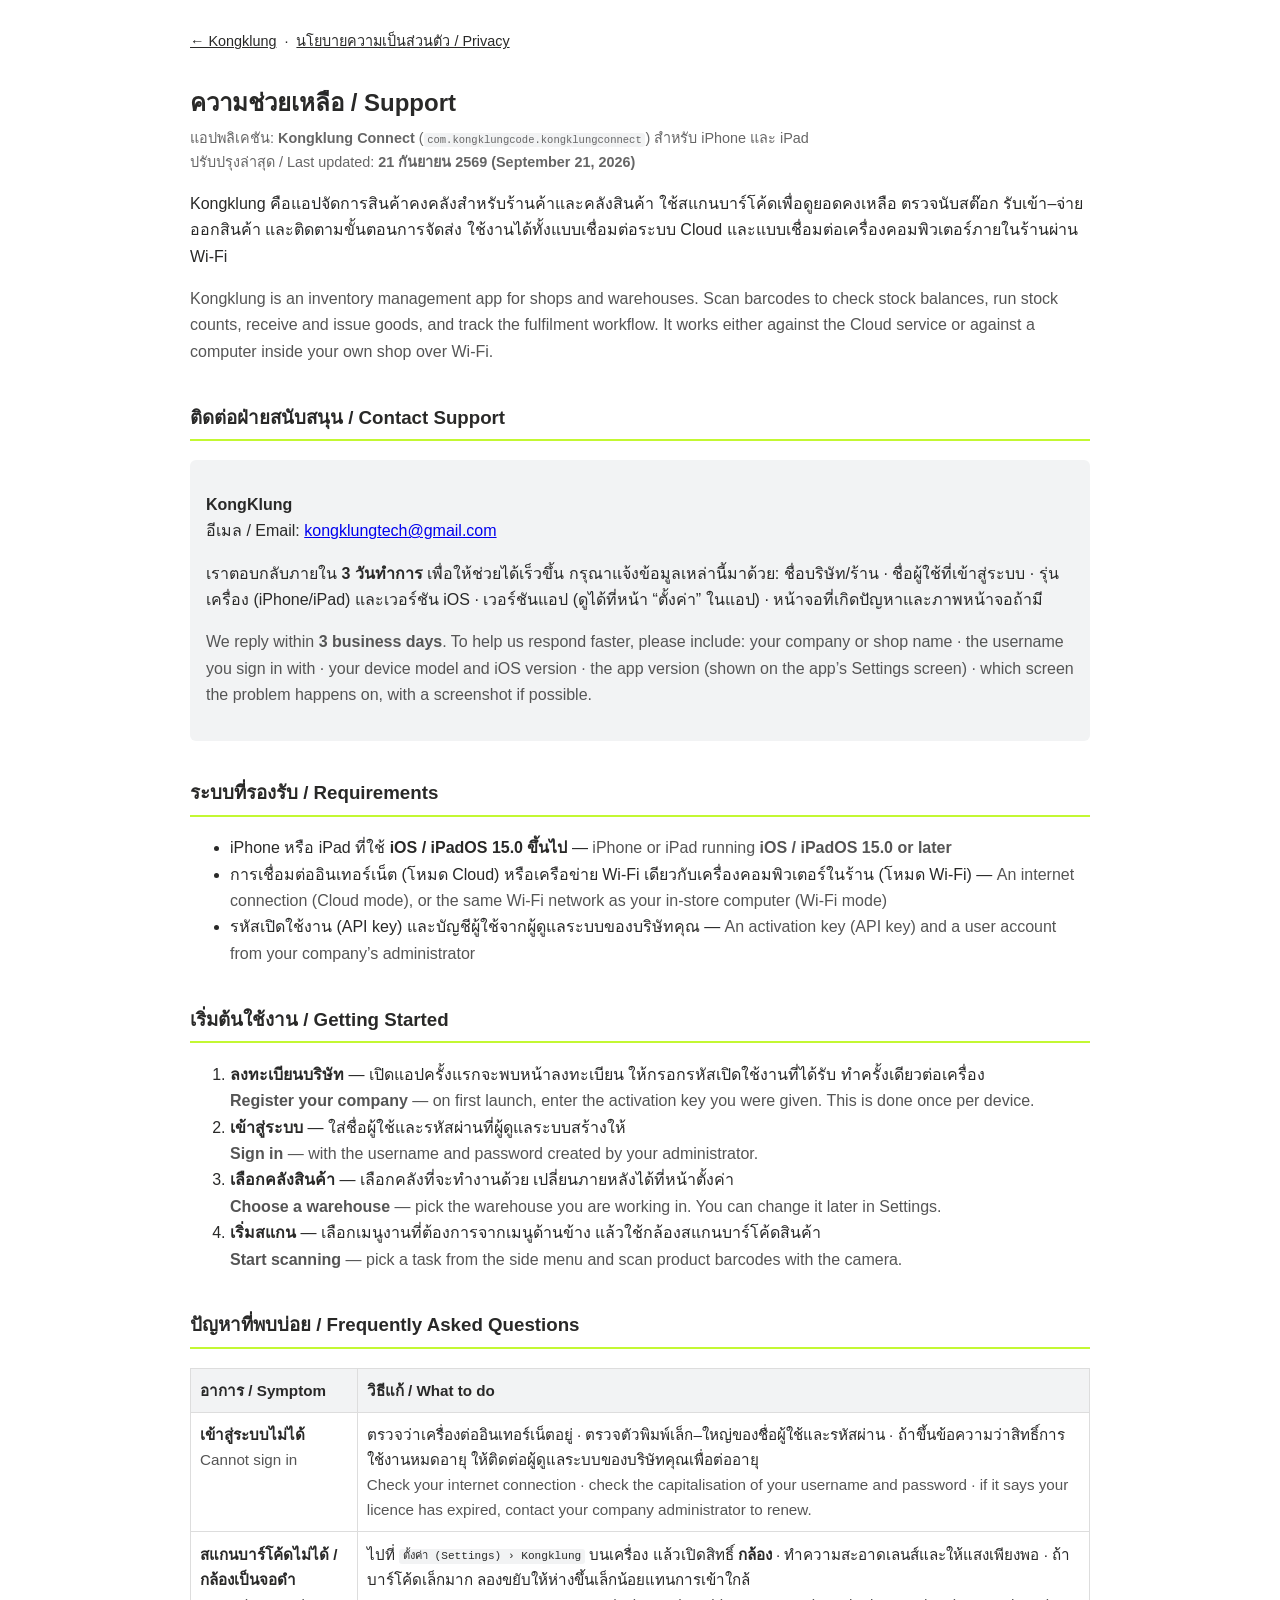
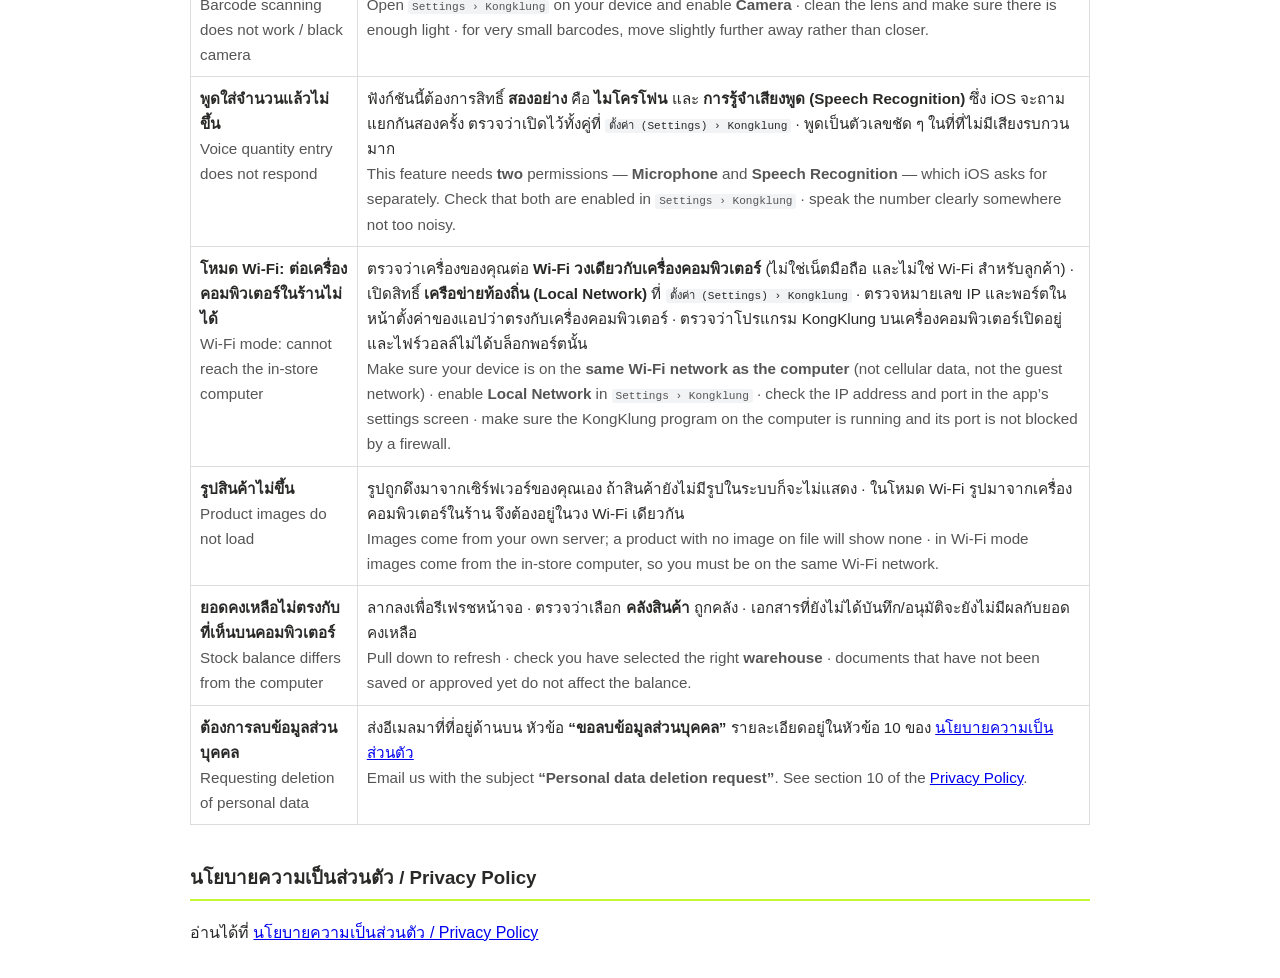
<file: support/index.html>
<!DOCTYPE html>

<html lang="th">

<head>
  <meta charset='utf-8'>
  <meta name='viewport' content='width=device-width, initial-scale=1'>
  <title>ความช่วยเหลือ / Support — Kongklung</title>
  <link rel="stylesheet" href="../_style.css">
</head>

<body>

  <p class="nav"><a href="../">&larr; Kongklung</a> &nbsp;·&nbsp; <a href="../privacy/">นโยบายความเป็นส่วนตัว / Privacy</a></p>

  <h2>ความช่วยเหลือ / Support</h2>
  <p class="updated">
    แอปพลิเคชัน: <strong>Kongklung Connect</strong> (<code>com.kongklungcode.kongklungconnect</code>) สำหรับ iPhone และ iPad<br>
    ปรับปรุงล่าสุด / Last updated: <strong>21 กันยายน 2569 (September 21, 2026)</strong>
  </p>

  <p>
    Kongklung คือแอปจัดการสินค้าคงคลังสำหรับร้านค้าและคลังสินค้า ใช้สแกนบาร์โค้ดเพื่อดูยอดคงเหลือ
    ตรวจนับสต๊อก รับเข้า–จ่ายออกสินค้า และติดตามขั้นตอนการจัดส่ง
    ใช้งานได้ทั้งแบบเชื่อมต่อระบบ Cloud และแบบเชื่อมต่อเครื่องคอมพิวเตอร์ภายในร้านผ่าน Wi-Fi
  </p>
  <p class="en">
    Kongklung is an inventory management app for shops and warehouses. Scan barcodes to check stock
    balances, run stock counts, receive and issue goods, and track the fulfilment workflow. It works
    either against the Cloud service or against a computer inside your own shop over Wi-Fi.
  </p>

  <h3>ติดต่อฝ่ายสนับสนุน / Contact Support</h3>
  <div class="contact">
    <!--email_off-->
    <p>
      <strong>KongKlung</strong><br>
      อีเมล / Email: <a href="mailto:kongklungtech@gmail.com">kongklungtech@gmail.com</a>
    </p>
    <!--/email_off-->
    <p>
      เราตอบกลับภายใน <strong>3 วันทำการ</strong>
      เพื่อให้ช่วยได้เร็วขึ้น กรุณาแจ้งข้อมูลเหล่านี้มาด้วย:
      ชื่อบริษัท/ร้าน · ชื่อผู้ใช้ที่เข้าสู่ระบบ · รุ่นเครื่อง (iPhone/iPad) และเวอร์ชัน iOS ·
      เวอร์ชันแอป (ดูได้ที่หน้า “ตั้งค่า” ในแอป) · หน้าจอที่เกิดปัญหาและภาพหน้าจอถ้ามี
    </p>
    <p class="en">
      We reply within <strong>3 business days</strong>. To help us respond faster, please include: your
      company or shop name · the username you sign in with · your device model and iOS version · the app
      version (shown on the app’s Settings screen) · which screen the problem happens on, with a
      screenshot if possible.
    </p>
  </div>

  <h3>ระบบที่รองรับ / Requirements</h3>
  <ul>
    <li>iPhone หรือ iPad ที่ใช้ <strong>iOS / iPadOS 15.0 ขึ้นไป</strong> —
      <span class="en">iPhone or iPad running <strong>iOS / iPadOS 15.0 or later</strong></span>
    </li>
    <li>การเชื่อมต่ออินเทอร์เน็ต (โหมด Cloud) หรือเครือข่าย Wi-Fi เดียวกับเครื่องคอมพิวเตอร์ในร้าน (โหมด Wi-Fi) —
      <span class="en">An internet connection (Cloud mode), or the same Wi-Fi network as your in-store
        computer (Wi-Fi mode)</span>
    </li>
    <li>รหัสเปิดใช้งาน (API key) และบัญชีผู้ใช้จากผู้ดูแลระบบของบริษัทคุณ —
      <span class="en">An activation key (API key) and a user account from your company’s
        administrator</span>
    </li>
  </ul>

  <h3>เริ่มต้นใช้งาน / Getting Started</h3>
  <ol>
    <li>
      <strong>ลงทะเบียนบริษัท</strong> — เปิดแอปครั้งแรกจะพบหน้าลงทะเบียน ให้กรอกรหัสเปิดใช้งานที่ได้รับ
      ทำครั้งเดียวต่อเครื่อง<br>
      <span class="en"><strong>Register your company</strong> — on first launch, enter the activation key
        you were given. This is done once per device.</span>
    </li>
    <li>
      <strong>เข้าสู่ระบบ</strong> — ใส่ชื่อผู้ใช้และรหัสผ่านที่ผู้ดูแลระบบสร้างให้<br>
      <span class="en"><strong>Sign in</strong> — with the username and password created by your
        administrator.</span>
    </li>
    <li>
      <strong>เลือกคลังสินค้า</strong> — เลือกคลังที่จะทำงานด้วย เปลี่ยนภายหลังได้ที่หน้าตั้งค่า<br>
      <span class="en"><strong>Choose a warehouse</strong> — pick the warehouse you are working in. You
        can change it later in Settings.</span>
    </li>
    <li>
      <strong>เริ่มสแกน</strong> — เลือกเมนูงานที่ต้องการจากเมนูด้านข้าง แล้วใช้กล้องสแกนบาร์โค้ดสินค้า<br>
      <span class="en"><strong>Start scanning</strong> — pick a task from the side menu and scan product
        barcodes with the camera.</span>
    </li>
  </ol>

  <h3>ปัญหาที่พบบ่อย / Frequently Asked Questions</h3>

  <table>
    <tr>
      <th>อาการ / Symptom</th>
      <th>วิธีแก้ / What to do</th>
    </tr>
    <tr>
      <td>
        <strong>เข้าสู่ระบบไม่ได้</strong><br>
        <span class="en">Cannot sign in</span>
      </td>
      <td>
        ตรวจว่าเครื่องต่ออินเทอร์เน็ตอยู่ · ตรวจตัวพิมพ์เล็ก–ใหญ่ของชื่อผู้ใช้และรหัสผ่าน ·
        ถ้าขึ้นข้อความว่าสิทธิ์การใช้งานหมดอายุ ให้ติดต่อผู้ดูแลระบบของบริษัทคุณเพื่อต่ออายุ<br>
        <span class="en">Check your internet connection · check the capitalisation of your username and
          password · if it says your licence has expired, contact your company administrator to
          renew.</span>
      </td>
    </tr>
    <tr>
      <td>
        <strong>สแกนบาร์โค้ดไม่ได้ / กล้องเป็นจอดำ</strong><br>
        <span class="en">Barcode scanning does not work / black camera</span>
      </td>
      <td>
        ไปที่ <code>ตั้งค่า (Settings) &rsaquo; Kongklung</code> บนเครื่อง แล้วเปิดสิทธิ์ <strong>กล้อง</strong> ·
        ทำความสะอาดเลนส์และให้แสงเพียงพอ · ถ้าบาร์โค้ดเล็กมาก ลองขยับให้ห่างขึ้นเล็กน้อยแทนการเข้าใกล้<br>
        <span class="en">Open <code>Settings &rsaquo; Kongklung</code> on your device and enable
          <strong>Camera</strong> · clean the lens and make sure there is enough light · for very small
          barcodes, move slightly further away rather than closer.</span>
      </td>
    </tr>
    <tr>
      <td>
        <strong>พูดใส่จำนวนแล้วไม่ขึ้น</strong><br>
        <span class="en">Voice quantity entry does not respond</span>
      </td>
      <td>
        ฟังก์ชันนี้ต้องการสิทธิ์ <strong>สองอย่าง</strong> คือ <strong>ไมโครโฟน</strong> และ
        <strong>การรู้จำเสียงพูด (Speech Recognition)</strong> ซึ่ง iOS จะถามแยกกันสองครั้ง
        ตรวจว่าเปิดไว้ทั้งคู่ที่ <code>ตั้งค่า (Settings) &rsaquo; Kongklung</code> ·
        พูดเป็นตัวเลขชัด ๆ ในที่ที่ไม่มีเสียงรบกวนมาก<br>
        <span class="en">This feature needs <strong>two</strong> permissions — <strong>Microphone</strong>
          and <strong>Speech Recognition</strong> — which iOS asks for separately. Check that both are
          enabled in <code>Settings &rsaquo; Kongklung</code> · speak the number clearly somewhere not
          too noisy.</span>
      </td>
    </tr>
    <tr>
      <td>
        <strong>โหมด Wi-Fi: ต่อเครื่องคอมพิวเตอร์ในร้านไม่ได้</strong><br>
        <span class="en">Wi-Fi mode: cannot reach the in-store computer</span>
      </td>
      <td>
        ตรวจว่าเครื่องของคุณต่อ <strong>Wi-Fi วงเดียวกับเครื่องคอมพิวเตอร์</strong> (ไม่ใช่เน็ตมือถือ
        และไม่ใช่ Wi-Fi สำหรับลูกค้า) · เปิดสิทธิ์ <strong>เครือข่ายท้องถิ่น (Local Network)</strong>
        ที่ <code>ตั้งค่า (Settings) &rsaquo; Kongklung</code> ·
        ตรวจหมายเลข IP และพอร์ตในหน้าตั้งค่าของแอปว่าตรงกับเครื่องคอมพิวเตอร์ ·
        ตรวจว่าโปรแกรม KongKlung บนเครื่องคอมพิวเตอร์เปิดอยู่ และไฟร์วอลล์ไม่ได้บล็อกพอร์ตนั้น<br>
        <span class="en">Make sure your device is on the <strong>same Wi-Fi network as the
            computer</strong> (not cellular data, not the guest network) · enable <strong>Local
            Network</strong> in <code>Settings &rsaquo; Kongklung</code> · check the IP address and port
          in the app’s settings screen · make sure the KongKlung program on the computer is running and
          its port is not blocked by a firewall.</span>
      </td>
    </tr>
    <tr>
      <td>
        <strong>รูปสินค้าไม่ขึ้น</strong><br>
        <span class="en">Product images do not load</span>
      </td>
      <td>
        รูปถูกดึงมาจากเซิร์ฟเวอร์ของคุณเอง ถ้าสินค้ายังไม่มีรูปในระบบก็จะไม่แสดง ·
        ในโหมด Wi-Fi รูปมาจากเครื่องคอมพิวเตอร์ในร้าน จึงต้องอยู่ในวง Wi-Fi เดียวกัน<br>
        <span class="en">Images come from your own server; a product with no image on file will show
          none · in Wi-Fi mode images come from the in-store computer, so you must be on the same Wi-Fi
          network.</span>
      </td>
    </tr>
    <tr>
      <td>
        <strong>ยอดคงเหลือไม่ตรงกับที่เห็นบนคอมพิวเตอร์</strong><br>
        <span class="en">Stock balance differs from the computer</span>
      </td>
      <td>
        ลากลงเพื่อรีเฟรชหน้าจอ · ตรวจว่าเลือก <strong>คลังสินค้า</strong> ถูกคลัง ·
        เอกสารที่ยังไม่ได้บันทึก/อนุมัติจะยังไม่มีผลกับยอดคงเหลือ<br>
        <span class="en">Pull down to refresh · check you have selected the right
          <strong>warehouse</strong> · documents that have not been saved or approved yet do not affect
          the balance.</span>
      </td>
    </tr>
    <tr>
      <td>
        <strong>ต้องการลบข้อมูลส่วนบุคคล</strong><br>
        <span class="en">Requesting deletion of personal data</span>
      </td>
      <td>
        ส่งอีเมลมาที่ที่อยู่ด้านบน หัวข้อ <strong>“ขอลบข้อมูลส่วนบุคคล”</strong>
        รายละเอียดอยู่ในหัวข้อ 10 ของ <a href="../privacy/">นโยบายความเป็นส่วนตัว</a><br>
        <span class="en">Email us with the subject <strong>“Personal data deletion request”</strong>.
          See section 10 of the <a href="../privacy/">Privacy Policy</a>.</span>
      </td>
    </tr>
  </table>

  <h3>นโยบายความเป็นส่วนตัว / Privacy Policy</h3>
  <p>
    อ่านได้ที่ <a href="../privacy/">นโยบายความเป็นส่วนตัว / Privacy Policy</a>
  </p>

</body>

</html>
</file>
<file: _style.css>
/* ใช้ร่วมกันทั้ง privacy และ support — ถ้าแก้สี แก้ที่นี่ที่เดียว */
body {
  font-family: 'Helvetica Neue', Helvetica, Arial, sans-serif;
  padding: 1em;
  max-width: 900px;
  margin: 0 auto;
  line-height: 1.65;
  color: #292928;
}

h2 { margin-bottom: 0.2em; }

h3 {
  margin-top: 2em;
  padding-bottom: 0.3em;
  border-bottom: 2px solid #C3F832;
}

.updated {
  color: #666;
  font-size: 0.9em;
  margin-top: 0;
}

.en { color: #555; }

table {
  border-collapse: collapse;
  width: 100%;
  margin: 1em 0;
  font-size: 0.95em;
}

th, td {
  border: 1px solid #ddd;
  padding: 0.6em;
  text-align: left;
  vertical-align: top;
}

th { background: #F2F3F4; }

code {
  background: #F2F3F4;
  padding: 0.1em 0.35em;
  border-radius: 3px;
  font-size: 0.9em;
}

.contact {
  background: #F2F3F4;
  padding: 1em;
  border-radius: 6px;
}

.nav {
  font-size: 0.9em;
  margin-bottom: 2em;
}

.nav a { color: #292928; }

@media (prefers-color-scheme: dark) {
  body { background: #1C1C1B; color: #E6E6E4; }
  .updated, .en { color: #A0A09D; }
  h3 { border-bottom-color: #C3F832; }
  th { background: #2A2A28; }
  th, td { border-color: #3A3A37; }
  code, .contact { background: #2A2A28; }
  a { color: #C3F832; }
  .nav a { color: #E6E6E4; }
}
</file>
